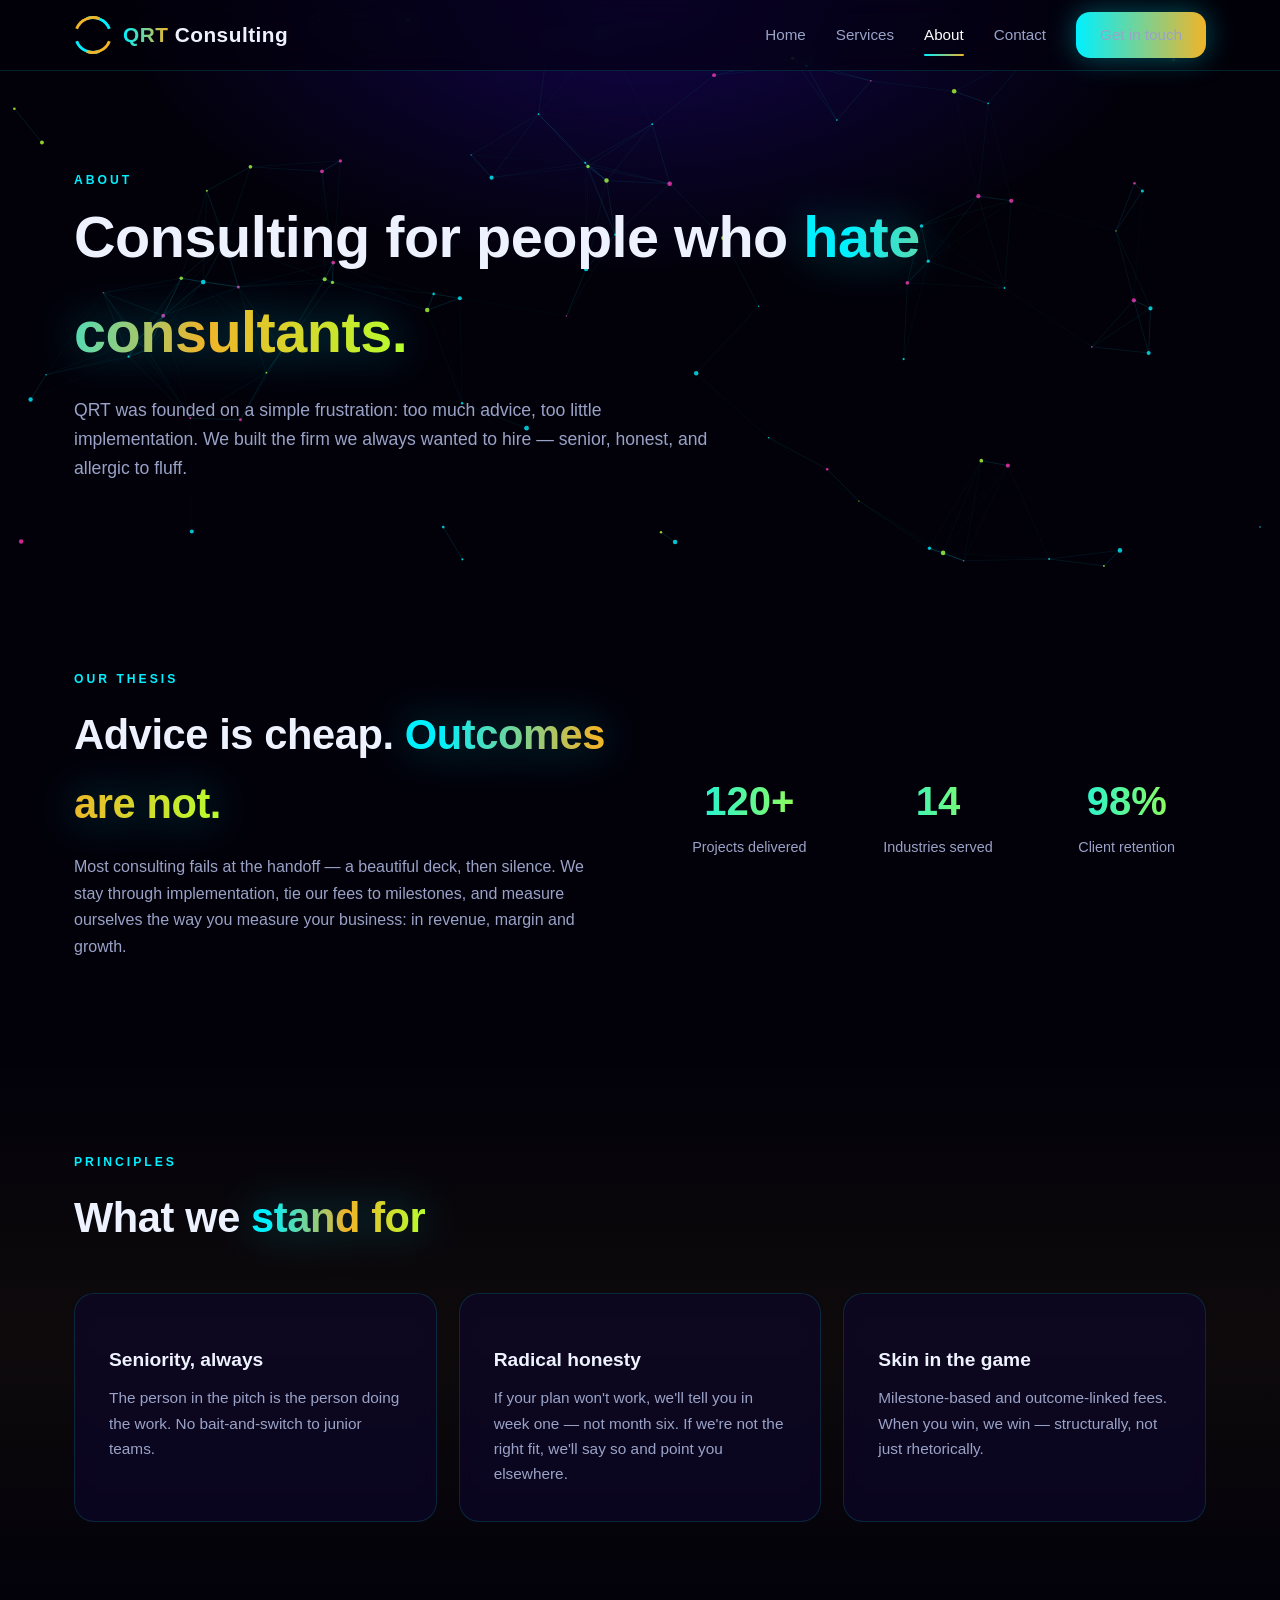
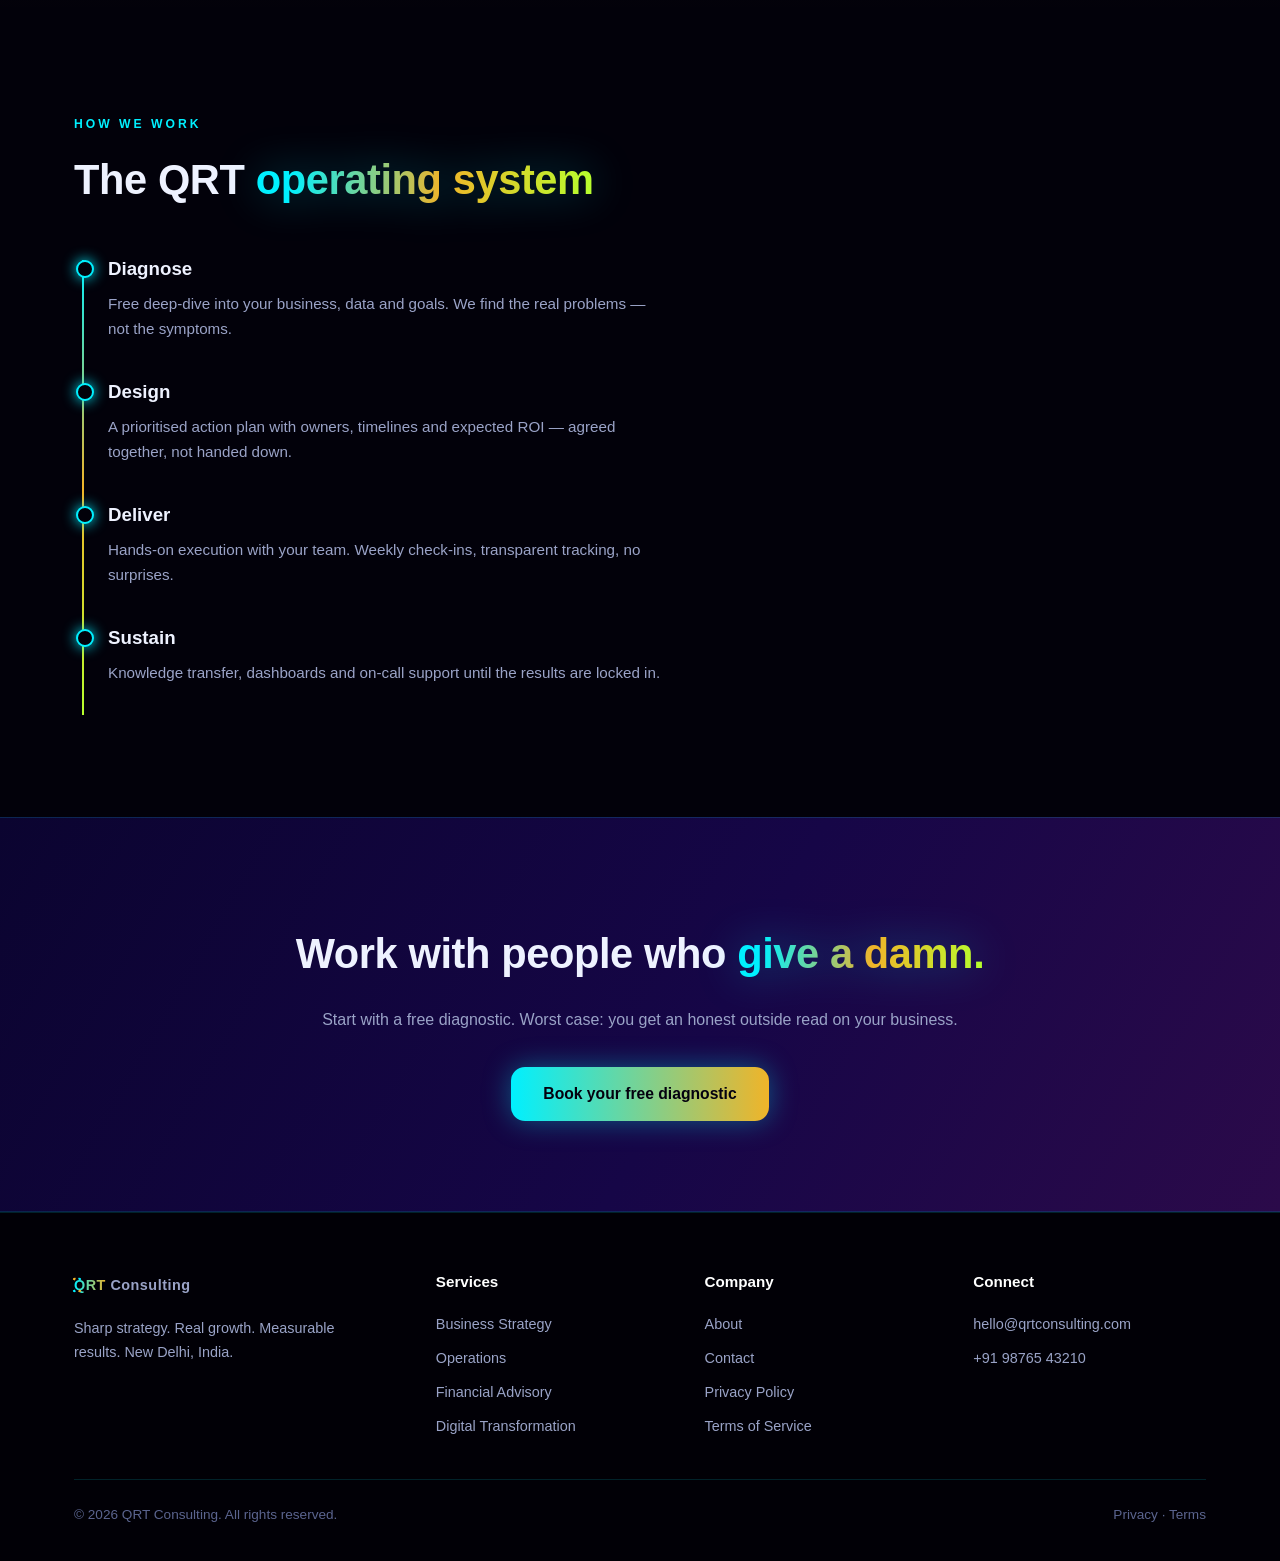
<file: about.html>
<!DOCTYPE html>
<html lang="en">
<head>
<meta charset="UTF-8"/>
<meta name="viewport" content="width=device-width, initial-scale=1.0"/>
<title>About — QRT Consulting</title>
<meta name="description" content="QRT Consulting: a senior-led strategy partner for startups, SMEs and enterprises."/>
<meta property="og:title" content="About — QRT Consulting"/>
<link rel="icon" href="data:image/svg+xml,<svg xmlns='http://www.w3.org/2000/svg' viewBox='0 0 100 100'><rect width='100' height='100' rx='20' fill='%230a1f44'/><text x='50' y='68' font-size='52' font-family='Arial' font-weight='bold' text-anchor='middle' fill='%23f0b429'>Q</text></svg>"/>
<link rel="stylesheet" href="css/style.css"/>
</head>
<body>

<header>
  <nav class="wrap">
    <a class="logo" href="index.html"><span class="logo-helix"></span><span><b>QRT</b>&nbsp;Consulting</span></a>
    <div class="links" id="navLinks">
      <a href="index.html">Home</a>
      <a href="services.html">Services</a>
      <a href="about.html">About</a>
      <a href="contact.html">Contact</a>
      <a href="contact.html" class="btn btn-glow" style="padding:10px 24px">Get in touch</a>
    </div>
    <button class="menu-btn" id="menuBtn">☰</button>
  </nav>
</header>

<div class="page-hero" style="position:relative">
  <canvas id="stars-canvas" class="webgl"></canvas>
  <div class="wrap" style="position:relative;z-index:2">
    <div class="kicker">About</div>
    <h1>Consulting for people who <span class="grad">hate consultants.</span></h1>
    <p>QRT was founded on a simple frustration: too much advice, too little implementation. We built the firm we always wanted to hire — senior, honest, and allergic to fluff.</p>
  </div>
</div>

<section>
  <div class="wrap split">
    <div class="reveal">
      <div class="kicker">Our thesis</div>
      <h2>Advice is cheap. <span class="grad">Outcomes are not.</span></h2>
      <p class="sub" style="margin-bottom:0">Most consulting fails at the handoff — a beautiful deck, then silence. We stay through implementation, tie our fees to milestones, and measure ourselves the way you measure your business: in revenue, margin and growth.</p>
    </div>
    <div class="reveal">
      <div class="stats" style="gap:30px">
        <div class="stat"><b data-count="120" data-suffix="+">0</b><span>Projects delivered</span></div>
        <div class="stat"><b data-count="14" data-suffix="">0</b><span>Industries served</span></div>
        <div class="stat"><b data-count="98" data-suffix="%">0</b><span>Client retention</span></div>
      </div>
    </div>
  </div>
</section>

<section style="background:linear-gradient(180deg,transparent,rgba(240,180,41,.05),transparent)">
  <div class="wrap">
    <div class="kicker reveal">Principles</div>
    <h2 class="reveal">What we <span class="grad">stand for</span></h2>
    <div class="grid" style="margin-top:40px">
      <div class="g-card reveal"><h3>Seniority, always</h3><p>The person in the pitch is the person doing the work. No bait-and-switch to junior teams.</p></div>
      <div class="g-card reveal"><h3>Radical honesty</h3><p>If your plan won't work, we'll tell you in week one — not month six. If we're not the right fit, we'll say so and point you elsewhere.</p></div>
      <div class="g-card reveal"><h3>Skin in the game</h3><p>Milestone-based and outcome-linked fees. When you win, we win — structurally, not just rhetorically.</p></div>
    </div>
  </div>
</section>

<section>
  <div class="wrap">
    <div class="kicker reveal">How we work</div>
    <h2 class="reveal">The QRT <span class="grad">operating system</span></h2>
    <div class="timeline" style="margin-top:40px">
      <div class="t-step reveal"><h3>Diagnose</h3><p>Free deep-dive into your business, data and goals. We find the real problems — not the symptoms.</p></div>
      <div class="t-step reveal"><h3>Design</h3><p>A prioritised action plan with owners, timelines and expected ROI — agreed together, not handed down.</p></div>
      <div class="t-step reveal"><h3>Deliver</h3><p>Hands-on execution with your team. Weekly check-ins, transparent tracking, no surprises.</p></div>
      <div class="t-step reveal"><h3>Sustain</h3><p>Knowledge transfer, dashboards and on-call support until the results are locked in.</p></div>
    </div>
  </div>
</section>

<div class="cta-band">
  <div class="wrap" style="padding:90px 24px">
    <h2 class="reveal">Work with people who <span class="grad">give a damn.</span></h2>
    <p class="sub reveal" style="margin:18px auto 34px;text-align:center">Start with a free diagnostic. Worst case: you get an honest outside read on your business.</p>
    <a href="contact.html" class="btn btn-glow reveal">Book your free diagnostic</a>
  </div>
</div>

<footer>
  <div class="wrap">
    <div class="foot-grid">
      <div>
        <a class="logo" href="index.html" style="margin-bottom:14px"><span class="logo-helix"></span><span><b>QRT</b>&nbsp;Consulting</span></a>
        <p style="color:var(--muted);font-size:.9rem;max-width:280px">Sharp strategy. Real growth. Measurable results. New Delhi, India.</p>
      </div>
      <div><h4>Services</h4><a href="services.html">Business Strategy</a><a href="services.html">Operations</a><a href="services.html">Financial Advisory</a><a href="services.html">Digital Transformation</a></div>
      <div><h4>Company</h4><a href="about.html">About</a><a href="contact.html">Contact</a><a href="privacy.html">Privacy Policy</a><a href="terms.html">Terms of Service</a></div>
      <div><h4>Connect</h4><a href="mailto:hello@qrtconsulting.com">hello@qrtconsulting.com</a><a href="contact.html">+91 98765 43210</a></div>
    </div>
    <div class="foot-bottom"><span>© 2026 QRT Consulting. All rights reserved.</span><span><a href="privacy.html">Privacy</a> · <a href="terms.html">Terms</a></span></div>
  </div>
</footer>

<script src="js/nav.js"></script>
<script src="js/stars.js"></script>
</body>
</html>
</file>
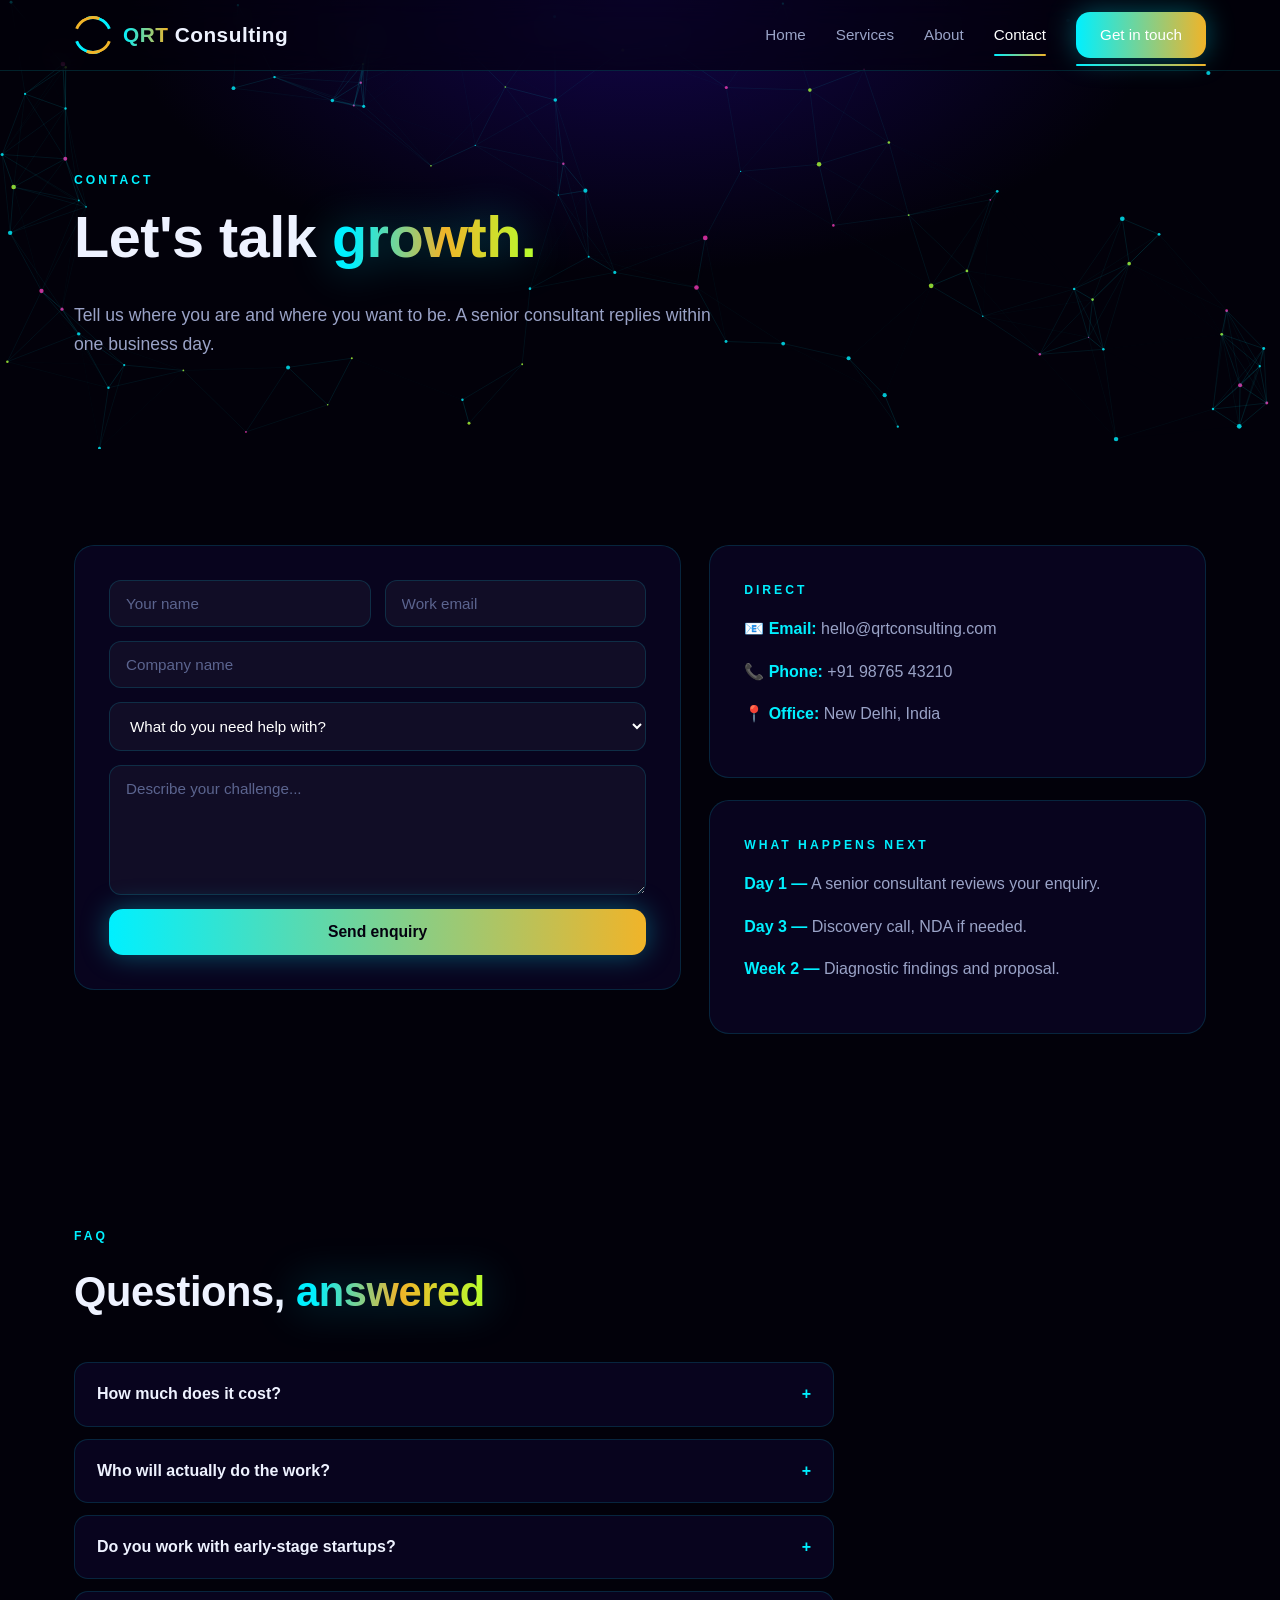
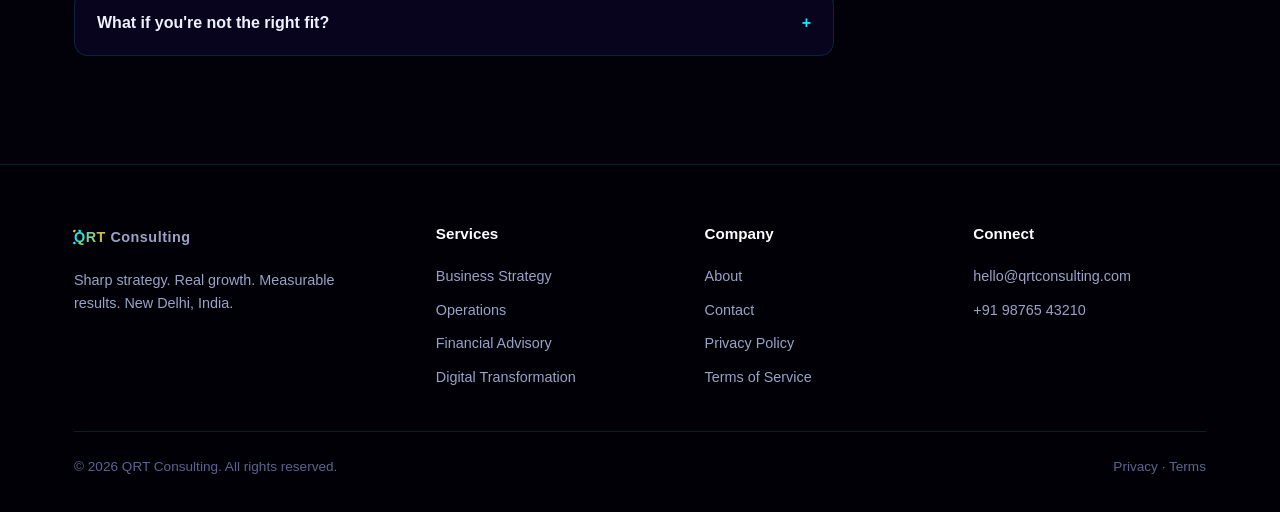
<file: contact.html>
<!DOCTYPE html>
<html lang="en">
<head>
<meta charset="UTF-8"/>
<meta name="viewport" content="width=device-width, initial-scale=1.0"/>
<title>Contact — QRT Consulting</title>
<meta name="description" content="Contact QRT Consulting for a free diagnostic of your business."/>
<meta property="og:title" content="Contact — QRT Consulting"/>
<link rel="icon" href="data:image/svg+xml,<svg xmlns='http://www.w3.org/2000/svg' viewBox='0 0 100 100'><rect width='100' height='100' rx='20' fill='%230a1f44'/><text x='50' y='68' font-size='52' font-family='Arial' font-weight='bold' text-anchor='middle' fill='%23f0b429'>Q</text></svg>"/>
<link rel="stylesheet" href="css/style.css"/>
</head>
<body>

<header>
  <nav class="wrap">
    <a class="logo" href="index.html"><span class="logo-helix"></span><span><b>QRT</b>&nbsp;Consulting</span></a>
    <div class="links" id="navLinks">
      <a href="index.html">Home</a>
      <a href="services.html">Services</a>
      <a href="about.html">About</a>
      <a href="contact.html">Contact</a>
      <a href="contact.html" class="btn btn-glow" style="padding:10px 24px">Get in touch</a>
    </div>
    <button class="menu-btn" id="menuBtn">☰</button>
  </nav>
</header>

<div class="page-hero" style="position:relative">
  <canvas id="stars-canvas" class="webgl"></canvas>
  <div class="wrap" style="position:relative;z-index:2">
    <div class="kicker">Contact</div>
    <h1>Let's talk <span class="grad">growth.</span></h1>
    <p>Tell us where you are and where you want to be. A senior consultant replies within one business day.</p>
  </div>
</div>

<section>
  <div class="wrap contact-grid">
    <form class="g-card reveal" id="contactForm">
      <div style="display:grid;grid-template-columns:1fr 1fr;gap:14px">
        <input type="text" placeholder="Your name" required/>
        <input type="email" placeholder="Work email" required/>
      </div>
      <input type="text" placeholder="Company name"/>
      <select required>
        <option value="" disabled selected>What do you need help with?</option>
        <option>Business strategy</option>
        <option>Operations & process</option>
        <option>Financial advisory / fundraising</option>
        <option>Digital transformation</option>
        <option>Go-to-market</option>
        <option>Leadership & org design</option>
        <option>Something else</option>
      </select>
      <textarea placeholder="Describe your challenge..." required></textarea>
      <button class="btn btn-glow" type="submit">Send enquiry</button>
      <p id="formMsg" style="display:none;color:#b6ff2e;font-weight:600">Thanks! We'll get back to you within one business day.</p>
    </form>
    <div class="reveal">
      <div class="info-card" style="margin-bottom:22px">
        <div class="kicker">Direct</div>
        <div class="info-row">📧 <b>Email:</b> hello@qrtconsulting.com</div>
        <div class="info-row">📞 <b>Phone:</b> +91 98765 43210</div>
        <div class="info-row">📍 <b>Office:</b> New Delhi, India</div>
      </div>
      <div class="info-card">
        <div class="kicker">What happens next</div>
        <div class="info-row"><b>Day 1 —</b> A senior consultant reviews your enquiry.</div>
        <div class="info-row"><b>Day 3 —</b> Discovery call, NDA if needed.</div>
        <div class="info-row"><b>Week 2 —</b> Diagnostic findings and proposal.</div>
      </div>
    </div>
  </div>
</section>

<section>
  <div class="wrap">
    <div class="kicker reveal">FAQ</div>
    <h2 class="reveal">Questions, <span class="grad">answered</span></h2>
    <div class="faq" style="margin-top:36px">
      <div class="faq-item reveal"><div class="faq-q">How much does it cost? <span>+</span></div><div class="faq-a">Sprints are fixed-price and quoted upfront after the diagnostic. Partner engagements are milestone-based. You'll never see an open-ended hourly meter.</div></div>
      <div class="faq-item reveal"><div class="faq-q">Who will actually do the work? <span>+</span></div><div class="faq-a">Senior consultants only — the people you meet in the first call. We don't hand off to junior teams.</div></div>
      <div class="faq-item reveal"><div class="faq-q">Do you work with early-stage startups? <span>+</span></div><div class="faq-a">Yes. A large share of our work is with seed to Series B startups, alongside SMEs and enterprises.</div></div>
      <div class="faq-item reveal"><div class="faq-q">What if you're not the right fit? <span>+</span></div><div class="faq-a">We'll tell you in the diagnostic itself — and point you toward someone better suited if we can.</div></div>
    </div>
  </div>
</section>

<footer>
  <div class="wrap">
    <div class="foot-grid">
      <div>
        <a class="logo" href="index.html" style="margin-bottom:14px"><span class="logo-helix"></span><span><b>QRT</b>&nbsp;Consulting</span></a>
        <p style="color:var(--muted);font-size:.9rem;max-width:280px">Sharp strategy. Real growth. Measurable results. New Delhi, India.</p>
      </div>
      <div><h4>Services</h4><a href="services.html">Business Strategy</a><a href="services.html">Operations</a><a href="services.html">Financial Advisory</a><a href="services.html">Digital Transformation</a></div>
      <div><h4>Company</h4><a href="about.html">About</a><a href="contact.html">Contact</a><a href="privacy.html">Privacy Policy</a><a href="terms.html">Terms of Service</a></div>
      <div><h4>Connect</h4><a href="mailto:hello@qrtconsulting.com">hello@qrtconsulting.com</a><a href="contact.html">+91 98765 43210</a></div>
    </div>
    <div class="foot-bottom"><span>© 2026 QRT Consulting. All rights reserved.</span><span><a href="privacy.html">Privacy</a> · <a href="terms.html">Terms</a></span></div>
  </div>
</footer>

<script src="js/nav.js"></script>
<script src="js/stars.js"></script>
</body>
</html>
</file>
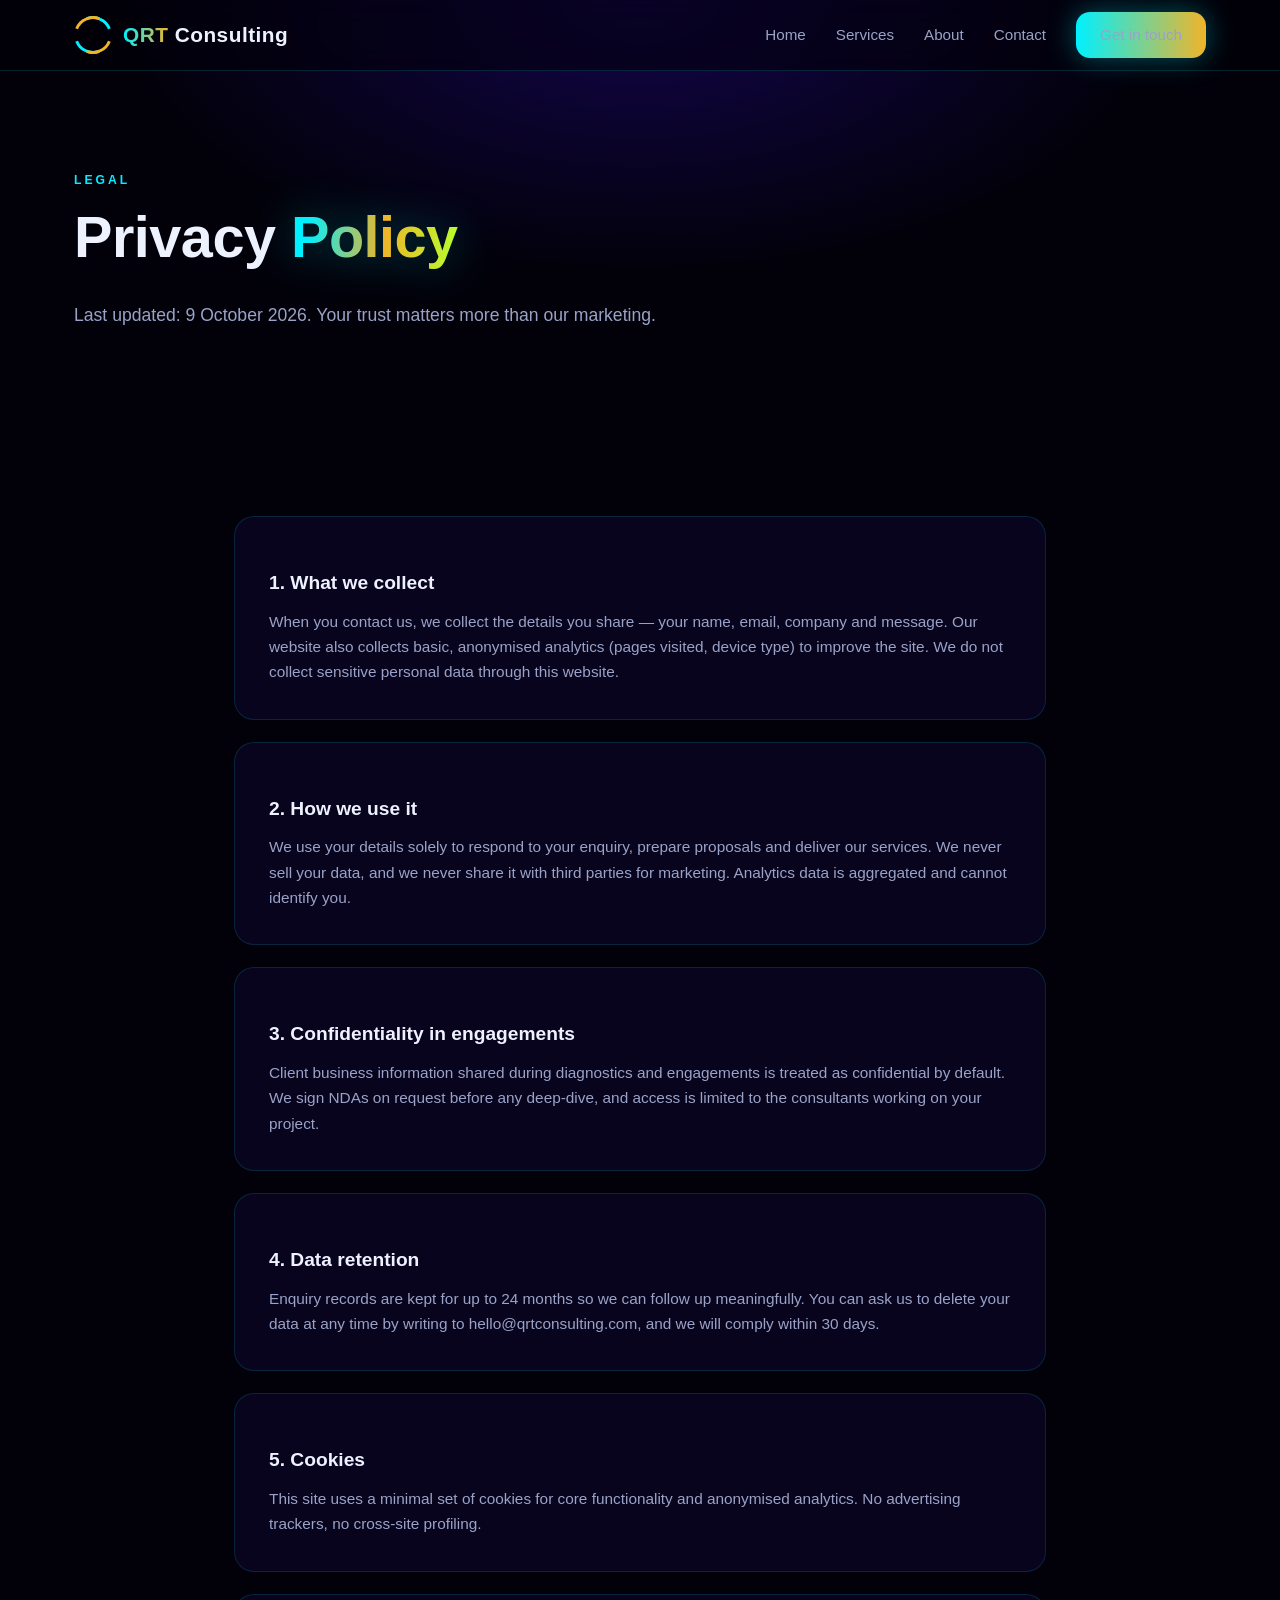
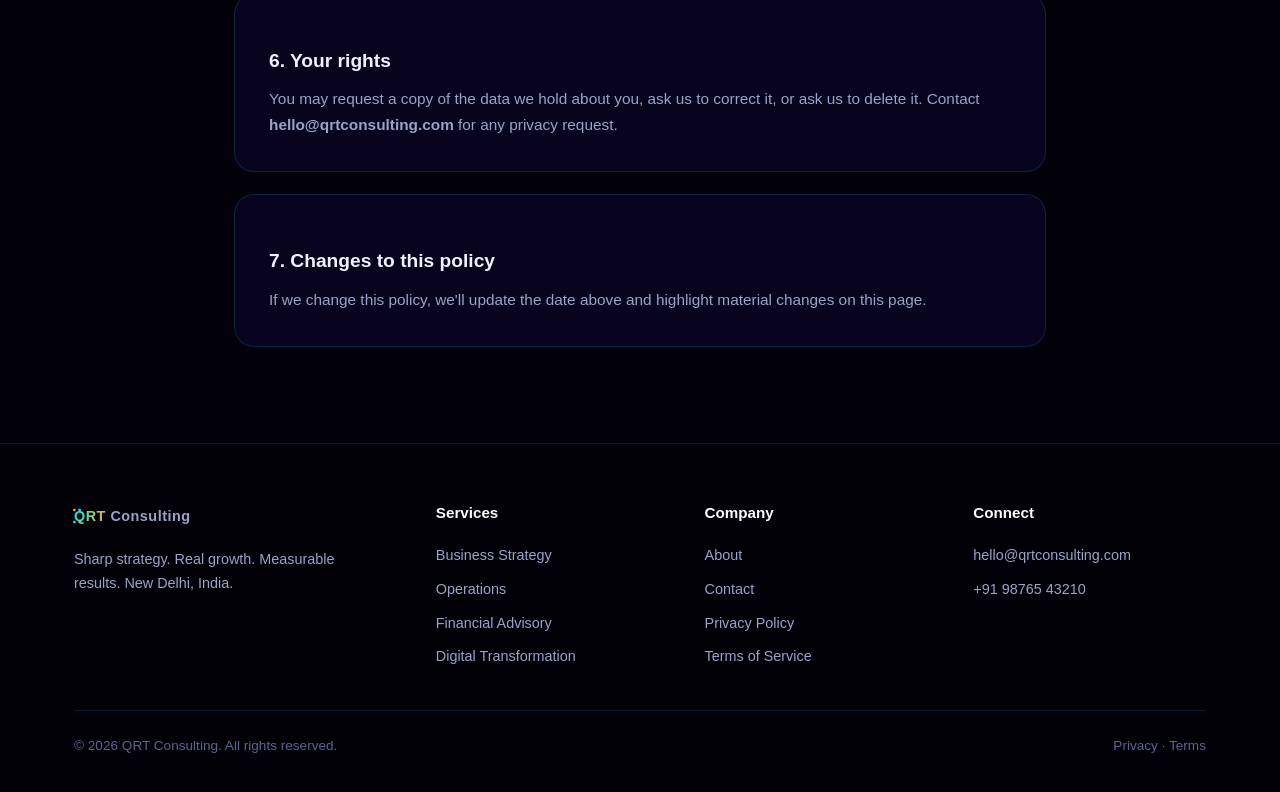
<file: privacy.html>
<!DOCTYPE html>
<html lang="en">
<head>
<meta charset="UTF-8"/>
<meta name="viewport" content="width=device-width, initial-scale=1.0"/>
<title>Privacy Policy — QRT Consulting</title>
<meta name="description" content="QRT Consulting privacy policy: how we collect, use and protect your information."/>
<link rel="icon" href="data:image/svg+xml,<svg xmlns='http://www.w3.org/2000/svg' viewBox='0 0 100 100'><rect width='100' height='100' rx='20' fill='%230a1f44'/><text x='50' y='68' font-size='52' font-family='Arial' font-weight='bold' text-anchor='middle' fill='%23f0b429'>Q</text></svg>"/>
<link rel="stylesheet" href="css/style.css"/>
</head>
<body>

<header>
  <nav class="wrap">
    <a class="logo" href="index.html"><span class="logo-helix"></span><span><b>QRT</b>&nbsp;Consulting</span></a>
    <div class="links" id="navLinks">
      <a href="index.html">Home</a>
      <a href="services.html">Services</a>
      <a href="about.html">About</a>
      <a href="contact.html">Contact</a>
      <a href="contact.html" class="btn btn-glow" style="padding:10px 24px">Get in touch</a>
    </div>
    <button class="menu-btn" id="menuBtn">☰</button>
  </nav>
</header>

<div class="page-hero">
  <div class="wrap">
    <div class="kicker">Legal</div>
    <h1>Privacy <span class="grad">Policy</span></h1>
    <p>Last updated: 9 October 2026. Your trust matters more than our marketing.</p>
  </div>
</div>

<section>
  <div class="wrap" style="max-width:860px">
    <div class="g-card reveal" style="margin-bottom:22px"><h3>1. What we collect</h3><p>When you contact us, we collect the details you share — your name, email, company and message. Our website also collects basic, anonymised analytics (pages visited, device type) to improve the site. We do not collect sensitive personal data through this website.</p></div>
    <div class="g-card reveal" style="margin-bottom:22px"><h3>2. How we use it</h3><p>We use your details solely to respond to your enquiry, prepare proposals and deliver our services. We never sell your data, and we never share it with third parties for marketing. Analytics data is aggregated and cannot identify you.</p></div>
    <div class="g-card reveal" style="margin-bottom:22px"><h3>3. Confidentiality in engagements</h3><p>Client business information shared during diagnostics and engagements is treated as confidential by default. We sign NDAs on request before any deep-dive, and access is limited to the consultants working on your project.</p></div>
    <div class="g-card reveal" style="margin-bottom:22px"><h3>4. Data retention</h3><p>Enquiry records are kept for up to 24 months so we can follow up meaningfully. You can ask us to delete your data at any time by writing to hello@qrtconsulting.com, and we will comply within 30 days.</p></div>
    <div class="g-card reveal" style="margin-bottom:22px"><h3>5. Cookies</h3><p>This site uses a minimal set of cookies for core functionality and anonymised analytics. No advertising trackers, no cross-site profiling.</p></div>
    <div class="g-card reveal" style="margin-bottom:22px"><h3>6. Your rights</h3><p>You may request a copy of the data we hold about you, ask us to correct it, or ask us to delete it. Contact <b>hello@qrtconsulting.com</b> for any privacy request.</p></div>
    <div class="g-card reveal"><h3>7. Changes to this policy</h3><p>If we change this policy, we'll update the date above and highlight material changes on this page.</p></div>
  </div>
</section>

<footer>
  <div class="wrap">
    <div class="foot-grid">
      <div>
        <a class="logo" href="index.html" style="margin-bottom:14px"><span class="logo-helix"></span><span><b>QRT</b>&nbsp;Consulting</span></a>
        <p style="color:var(--muted);font-size:.9rem;max-width:280px">Sharp strategy. Real growth. Measurable results. New Delhi, India.</p>
      </div>
      <div><h4>Services</h4><a href="services.html">Business Strategy</a><a href="services.html">Operations</a><a href="services.html">Financial Advisory</a><a href="services.html">Digital Transformation</a></div>
      <div><h4>Company</h4><a href="about.html">About</a><a href="contact.html">Contact</a><a href="privacy.html">Privacy Policy</a><a href="terms.html">Terms of Service</a></div>
      <div><h4>Connect</h4><a href="mailto:hello@qrtconsulting.com">hello@qrtconsulting.com</a><a href="contact.html">+91 98765 43210</a></div>
    </div>
    <div class="foot-bottom"><span>© 2026 QRT Consulting. All rights reserved.</span><span><a href="privacy.html">Privacy</a> · <a href="terms.html">Terms</a></span></div>
  </div>
</footer>

<script src="js/nav.js"></script>
</body>
</html>
</file>
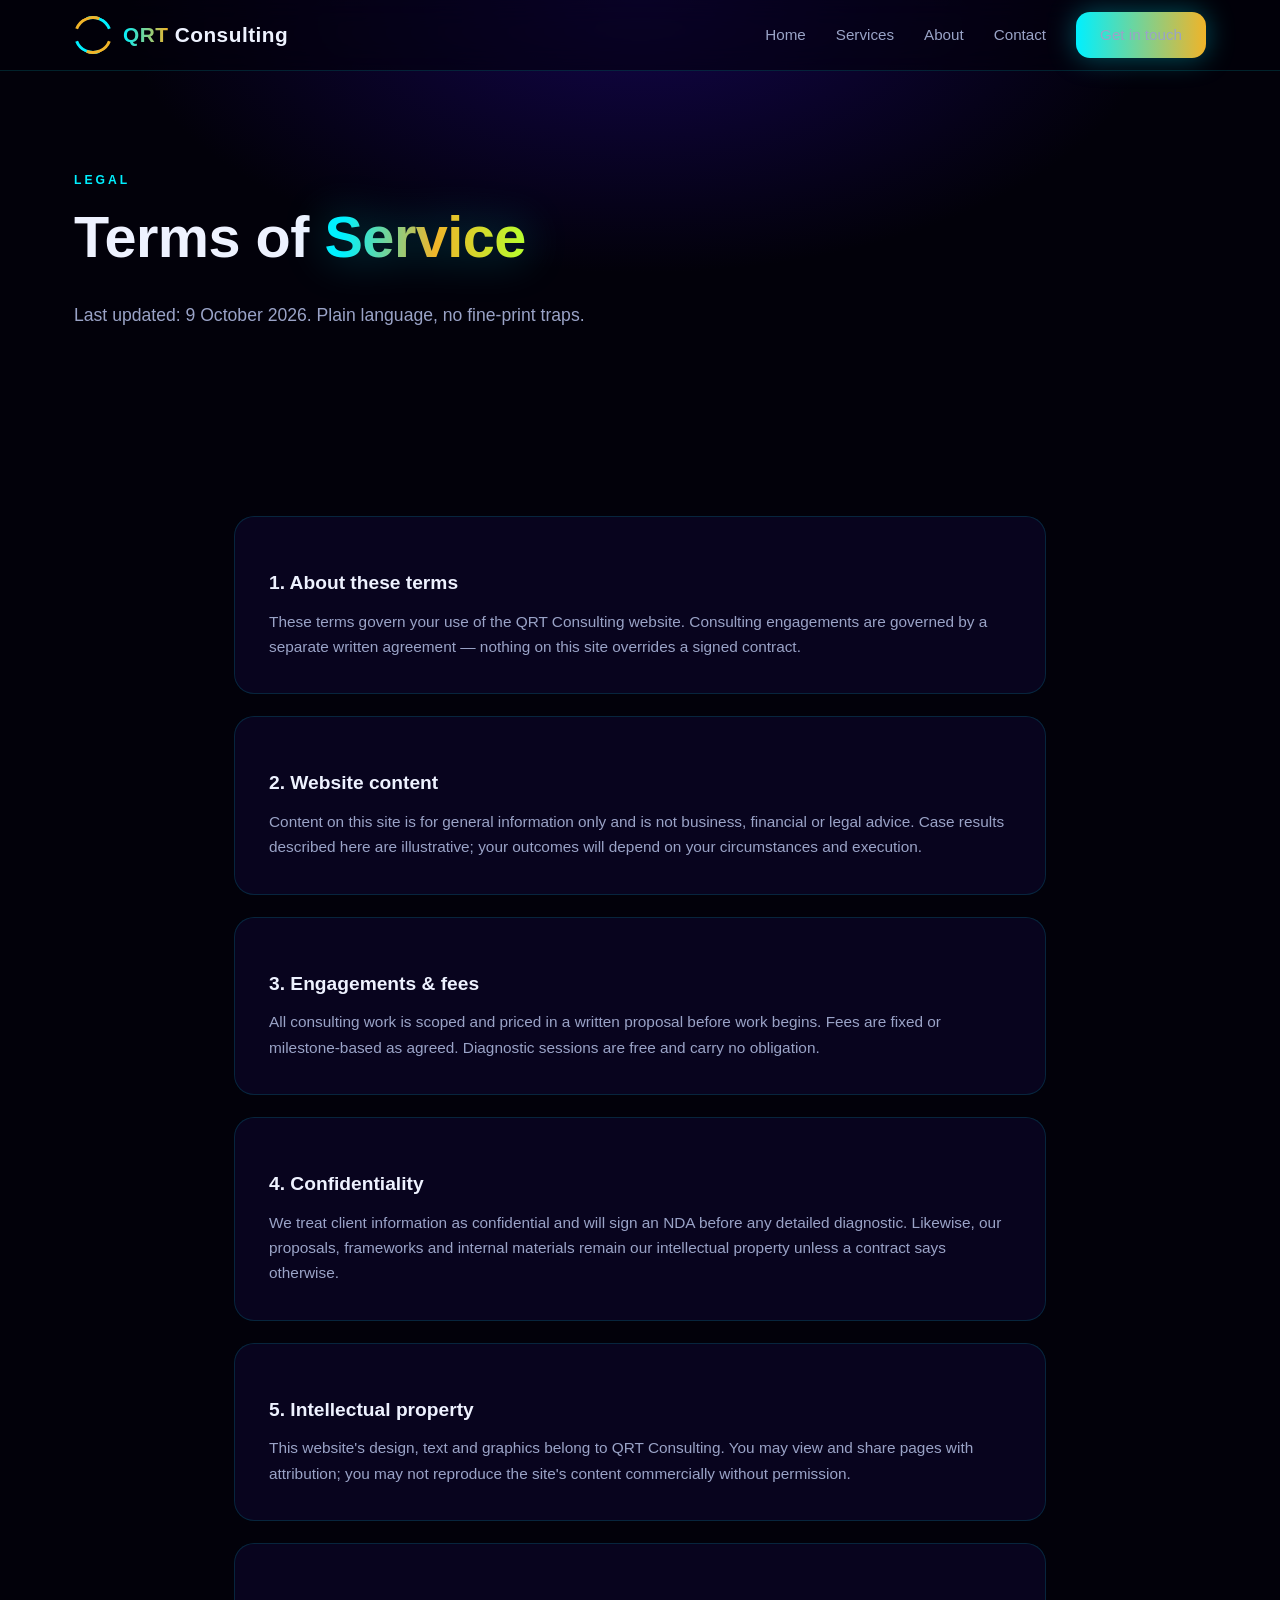
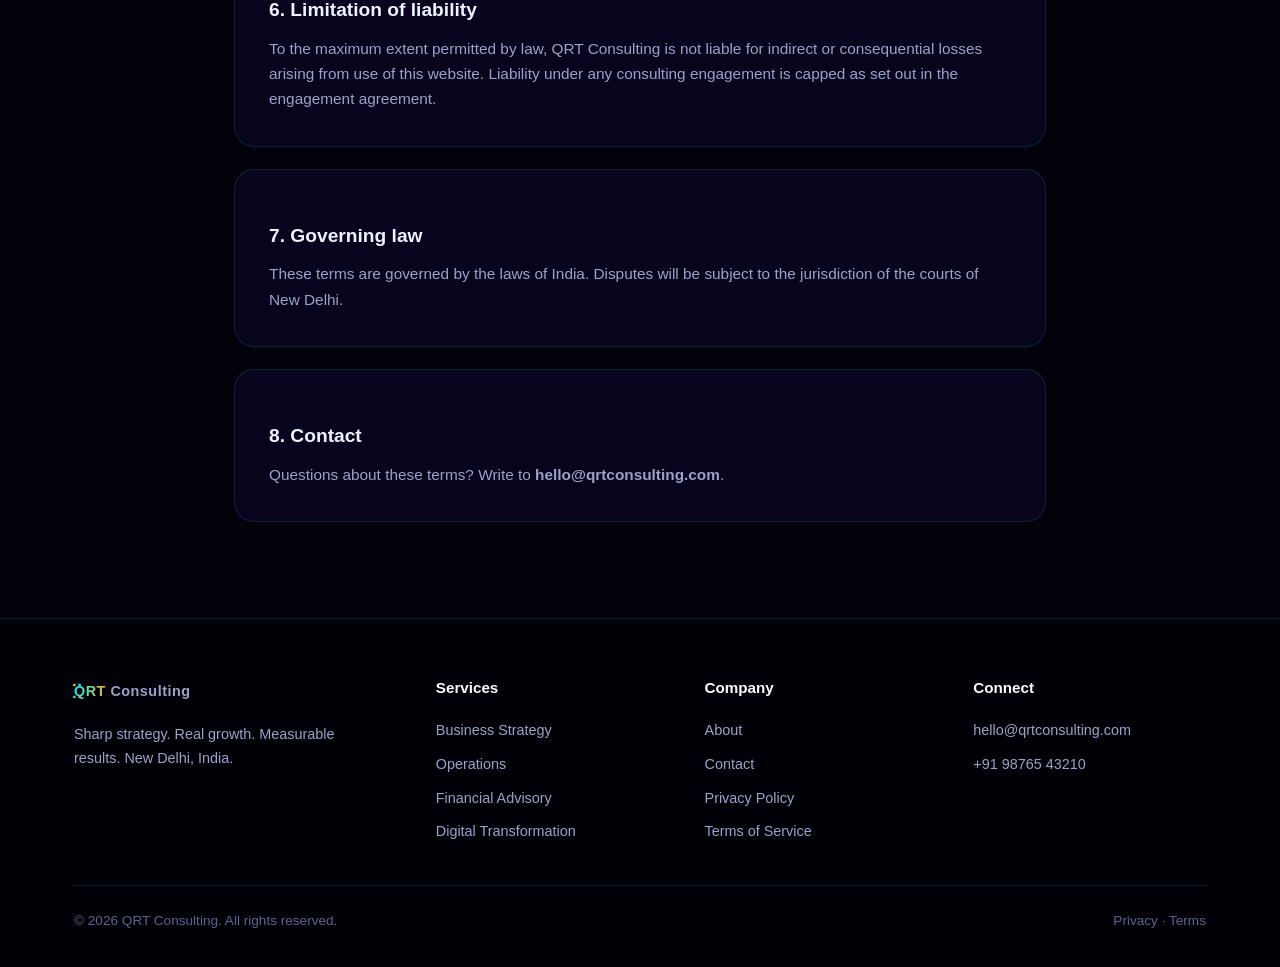
<file: terms.html>
<!DOCTYPE html>
<html lang="en">
<head>
<meta charset="UTF-8"/>
<meta name="viewport" content="width=device-width, initial-scale=1.0"/>
<title>Terms of Service — QRT Consulting</title>
<meta name="description" content="QRT Consulting terms of service for website use and consulting engagements."/>
<link rel="icon" href="data:image/svg+xml,<svg xmlns='http://www.w3.org/2000/svg' viewBox='0 0 100 100'><rect width='100' height='100' rx='20' fill='%230a1f44'/><text x='50' y='68' font-size='52' font-family='Arial' font-weight='bold' text-anchor='middle' fill='%23f0b429'>Q</text></svg>"/>
<link rel="stylesheet" href="css/style.css"/>
</head>
<body>

<header>
  <nav class="wrap">
    <a class="logo" href="index.html"><span class="logo-helix"></span><span><b>QRT</b>&nbsp;Consulting</span></a>
    <div class="links" id="navLinks">
      <a href="index.html">Home</a>
      <a href="services.html">Services</a>
      <a href="about.html">About</a>
      <a href="contact.html">Contact</a>
      <a href="contact.html" class="btn btn-glow" style="padding:10px 24px">Get in touch</a>
    </div>
    <button class="menu-btn" id="menuBtn">☰</button>
  </nav>
</header>

<div class="page-hero">
  <div class="wrap">
    <div class="kicker">Legal</div>
    <h1>Terms of <span class="grad">Service</span></h1>
    <p>Last updated: 9 October 2026. Plain language, no fine-print traps.</p>
  </div>
</div>

<section>
  <div class="wrap" style="max-width:860px">
    <div class="g-card reveal" style="margin-bottom:22px"><h3>1. About these terms</h3><p>These terms govern your use of the QRT Consulting website. Consulting engagements are governed by a separate written agreement — nothing on this site overrides a signed contract.</p></div>
    <div class="g-card reveal" style="margin-bottom:22px"><h3>2. Website content</h3><p>Content on this site is for general information only and is not business, financial or legal advice. Case results described here are illustrative; your outcomes will depend on your circumstances and execution.</p></div>
    <div class="g-card reveal" style="margin-bottom:22px"><h3>3. Engagements & fees</h3><p>All consulting work is scoped and priced in a written proposal before work begins. Fees are fixed or milestone-based as agreed. Diagnostic sessions are free and carry no obligation.</p></div>
    <div class="g-card reveal" style="margin-bottom:22px"><h3>4. Confidentiality</h3><p>We treat client information as confidential and will sign an NDA before any detailed diagnostic. Likewise, our proposals, frameworks and internal materials remain our intellectual property unless a contract says otherwise.</p></div>
    <div class="g-card reveal" style="margin-bottom:22px"><h3>5. Intellectual property</h3><p>This website's design, text and graphics belong to QRT Consulting. You may view and share pages with attribution; you may not reproduce the site's content commercially without permission.</p></div>
    <div class="g-card reveal" style="margin-bottom:22px"><h3>6. Limitation of liability</h3><p>To the maximum extent permitted by law, QRT Consulting is not liable for indirect or consequential losses arising from use of this website. Liability under any consulting engagement is capped as set out in the engagement agreement.</p></div>
    <div class="g-card reveal" style="margin-bottom:22px"><h3>7. Governing law</h3><p>These terms are governed by the laws of India. Disputes will be subject to the jurisdiction of the courts of New Delhi.</p></div>
    <div class="g-card reveal"><h3>8. Contact</h3><p>Questions about these terms? Write to <b>hello@qrtconsulting.com</b>.</p></div>
  </div>
</section>

<footer>
  <div class="wrap">
    <div class="foot-grid">
      <div>
        <a class="logo" href="index.html" style="margin-bottom:14px"><span class="logo-helix"></span><span><b>QRT</b>&nbsp;Consulting</span></a>
        <p style="color:var(--muted);font-size:.9rem;max-width:280px">Sharp strategy. Real growth. Measurable results. New Delhi, India.</p>
      </div>
      <div><h4>Services</h4><a href="services.html">Business Strategy</a><a href="services.html">Operations</a><a href="services.html">Financial Advisory</a><a href="services.html">Digital Transformation</a></div>
      <div><h4>Company</h4><a href="about.html">About</a><a href="contact.html">Contact</a><a href="privacy.html">Privacy Policy</a><a href="terms.html">Terms of Service</a></div>
      <div><h4>Connect</h4><a href="mailto:hello@qrtconsulting.com">hello@qrtconsulting.com</a><a href="contact.html">+91 98765 43210</a></div>
    </div>
    <div class="foot-bottom"><span>© 2026 QRT Consulting. All rights reserved.</span><span><a href="privacy.html">Privacy</a> · <a href="terms.html">Terms</a></span></div>
  </div>
</footer>

<script src="js/nav.js"></script>
</body>
</html>
</file>
<file: css/style.css>
/* HelixAI — Life Sciences, Decoded. Shared styles */
:root{
  --bg0:#02010a; --bg1:#070223; --bg2:#0b0430;
  --cyan:#00f0ff; --mag:#f0b429; --lime:#b6ff2e; --violet:#8b5cf6;
  --ink:#eef2ff; --muted:#9aa3c7; --line:rgba(0,240,255,.14);
  --card:rgba(13,8,45,.62);
}
*{margin:0;padding:0;box-sizing:border-box}
html{scroll-behavior:smooth}
body{background:var(--bg0);color:var(--ink);
  font-family:-apple-system,BlinkMacSystemFont,"Segoe UI",Roboto,Inter,Arial,sans-serif;
  line-height:1.65;overflow-x:hidden}
::selection{background:var(--mag);color:#fff}
a{color:inherit;text-decoration:none}
.wrap{max-width:1180px;margin:0 auto;padding:0 24px}
canvas.webgl{position:absolute;inset:0;width:100%;height:100%;display:block}

/* ---------- NAV ---------- */
header{position:fixed;top:0;left:0;right:0;z-index:60;
  background:rgba(2,1,10,.55);backdrop-filter:blur(14px);-webkit-backdrop-filter:blur(14px);
  border-bottom:1px solid var(--line)}
nav{display:flex;align-items:center;justify-content:space-between;height:70px}
.logo{display:flex;align-items:center;gap:11px;font-weight:800;font-size:1.3rem;letter-spacing:.5px}
.logo-helix{width:38px;height:38px;position:relative}
.logo-helix::before,.logo-helix::after{content:"";position:absolute;inset:0;border-radius:50%;
  border:3px solid transparent}
.logo-helix::before{border-top-color:var(--cyan);border-bottom-color:var(--cyan);transform:rotate(24deg)}
.logo-helix::after{border-top-color:var(--mag);border-bottom-color:var(--mag);transform:rotate(-24deg)}
.logo b{background:linear-gradient(90deg,var(--cyan),var(--mag));-webkit-background-clip:text;background-clip:text;color:transparent}
.links{display:flex;gap:30px;align-items:center}
.links a{font-weight:500;font-size:.95rem;color:var(--muted);transition:.2s;position:relative}
.links a:hover,.links a.active{color:#fff}
.links a.active::after{content:"";position:absolute;left:0;right:0;bottom:-8px;height:2px;
  background:linear-gradient(90deg,var(--cyan),var(--mag));border-radius:2px}
.menu-btn{display:none;background:none;border:1px solid var(--line);border-radius:10px;
  color:#fff;font-size:1.3rem;padding:6px 12px;cursor:pointer}

/* ---------- BUTTONS ---------- */
.btn{display:inline-block;padding:14px 32px;border-radius:14px;font-weight:700;font-size:.98rem;
  cursor:pointer;border:0;transition:.25s;position:relative}
.btn-glow{background:linear-gradient(90deg,var(--cyan),var(--mag));color:#04010f;
  box-shadow:0 0 28px rgba(0,240,255,.35)}
.btn-glow:hover{transform:translateY(-3px);box-shadow:0 0 44px rgba(240,180,41,.5)}
.btn-ghost{background:rgba(255,255,255,.04);color:#fff;border:1px solid var(--line)}
.btn-ghost:hover{border-color:var(--cyan);box-shadow:0 0 22px rgba(0,240,255,.25)}

/* ---------- HERO ---------- */
.hero{position:relative;min-height:100svh;display:flex;align-items:center;overflow:hidden;
  background:radial-gradient(1000px 600px at 70% 20%,#12054a 0%,var(--bg0) 60%)}
.hero-inner{position:relative;z-index:2;padding:140px 0 90px;max-width:1180px;margin:0 auto;width:100%}
.hero h1{font-size:clamp(2.6rem,6vw,4.6rem);line-height:1.06;letter-spacing:-1px;max-width:760px;font-weight:800}
.grad{background:linear-gradient(92deg,var(--cyan) 10%,var(--mag) 55%,var(--lime) 100%);
  -webkit-background-clip:text;background-clip:text;color:transparent;
  filter:drop-shadow(0 0 22px rgba(0,240,255,.35))}
.hero p.lead{margin:24px 0 36px;font-size:1.18rem;color:var(--muted);max-width:620px}
.hero-ctas{display:flex;gap:16px;flex-wrap:wrap}
.hero-badge{display:inline-flex;align-items:center;gap:10px;padding:8px 18px;border-radius:999px;
  border:1px solid var(--line);background:rgba(0,240,255,.06);font-size:.82rem;letter-spacing:2px;
  text-transform:uppercase;color:var(--cyan);margin-bottom:26px}
.hero-badge .dot{width:8px;height:8px;border-radius:50%;background:var(--lime);
  box-shadow:0 0 12px var(--lime);animation:pulse 2s infinite}
@keyframes pulse{50%{opacity:.35}}
.scroll-hint{position:absolute;bottom:26px;left:50%;transform:translateX(-50%);color:var(--muted);
  font-size:.8rem;letter-spacing:3px;text-transform:uppercase;z-index:2;animation:bob 2.4s infinite}
@keyframes bob{50%{transform:translate(-50%,8px)}}

/* page hero (inner pages) */
.page-hero{position:relative;padding:170px 0 90px;overflow:hidden;
  background:radial-gradient(800px 420px at 50% 0%,#12054a 0%,var(--bg0) 65%)}
.page-hero h1{font-size:clamp(2.2rem,5vw,3.6rem);letter-spacing:-.5px}
.page-hero p{color:var(--muted);max-width:640px;margin-top:16px;font-size:1.1rem}

/* ---------- SECTIONS ---------- */
section{padding:96px 0;position:relative}
.kicker{color:var(--cyan);font-weight:700;letter-spacing:3px;text-transform:uppercase;font-size:.76rem}
h2{font-size:clamp(1.8rem,3.6vw,2.6rem);margin:12px 0 16px;letter-spacing:-.4px}
.sub{color:var(--muted);max-width:660px;margin-bottom:52px}
.grid{display:grid;grid-template-columns:repeat(auto-fit,minmax(290px,1fr));gap:22px}
.g-card{background:var(--card);border:1px solid var(--line);border-radius:20px;padding:34px;
  backdrop-filter:blur(8px);transition:.28s;position:relative;overflow:hidden}
.g-card::before{content:"";position:absolute;inset:0;border-radius:20px;padding:1px;
  background:linear-gradient(135deg,rgba(0,240,255,.5),transparent 40%,transparent 60%,rgba(240,180,41,.5));
  -webkit-mask:linear-gradient(#fff 0 0) content-box,linear-gradient(#fff 0 0);
  -webkit-mask-composite:xor;mask-composite:exclude;opacity:0;transition:.28s;pointer-events:none}
.g-card:hover{transform:translateY(-8px)}
.g-card:hover::before{opacity:1}
.g-card h3{margin:16px 0 10px;font-size:1.2rem}
.g-card p{color:var(--muted);font-size:.96rem}
.icon3d{width:58px;height:58px;border-radius:16px;display:grid;place-items:center;font-size:1.6rem;
  background:linear-gradient(135deg,rgba(0,240,255,.16),rgba(240,180,41,.16));
  border:1px solid var(--line);box-shadow:0 0 24px rgba(0,240,255,.18)}

/* stats */
.stats-band{border-top:1px solid var(--line);border-bottom:1px solid var(--line);
  background:linear-gradient(180deg,rgba(0,240,255,.04),transparent)}
.stats{display:flex;gap:20px;justify-content:space-between;flex-wrap:wrap;padding:8px 0}
.stat{text-align:center;flex:1;min-width:150px}
.stat b{font-size:2.5rem;background:linear-gradient(90deg,var(--cyan),var(--lime));
  -webkit-background-clip:text;background-clip:text;color:transparent;display:block}
.stat span{color:var(--muted);font-size:.9rem}

/* split */
.split{display:grid;grid-template-columns:1fr 1fr;gap:60px;align-items:center}
.checks{list-style:none;margin-top:24px}
.checks li{padding:10px 0 10px 36px;position:relative}
.checks li::before{content:"◆";position:absolute;left:0;color:var(--cyan);text-shadow:0 0 10px var(--cyan)}

/* timeline */
.timeline{position:relative;margin-top:10px;padding-left:34px}
.timeline::before{content:"";position:absolute;left:8px;top:6px;bottom:6px;width:2px;
  background:linear-gradient(var(--cyan),var(--mag),var(--lime))}
.t-step{position:relative;padding:0 0 36px}
.t-step::before{content:"";position:absolute;left:-32px;top:6px;width:14px;height:14px;border-radius:50%;
  background:var(--bg0);border:2px solid var(--cyan);box-shadow:0 0 14px var(--cyan)}
.t-step h3{margin-bottom:6px}
.t-step p{color:var(--muted);font-size:.95rem;max-width:560px}

/* team */
.team{display:grid;grid-template-columns:repeat(auto-fit,minmax(220px,1fr));gap:22px}
.member{background:var(--card);border:1px solid var(--line);border-radius:20px;padding:30px;text-align:center;transition:.25s}
.member:hover{transform:translateY(-6px);border-color:var(--mag)}
.avatar{width:84px;height:84px;border-radius:50%;margin:0 auto 16px;display:grid;place-items:center;
  font-size:1.8rem;font-weight:800;color:#04010f;
  background:linear-gradient(135deg,var(--cyan),var(--violet));box-shadow:0 0 30px rgba(0,240,255,.35)}
.member small{color:var(--muted)}

/* contact */
.contact-grid{display:grid;grid-template-columns:1.1fr .9fr;gap:28px;align-items:start}
form.g-card{display:flex;flex-direction:column;gap:14px}
input,textarea,select{padding:14px 16px;border-radius:12px;border:1px solid var(--line);
  background:rgba(255,255,255,.04);color:#fff;font-size:.95rem;font-family:inherit;width:100%}
input:focus,textarea:focus,select:focus{outline:none;border-color:var(--cyan);box-shadow:0 0 16px rgba(0,240,255,.25)}
textarea{min-height:130px;resize:vertical}
input::placeholder,textarea::placeholder{color:#5b648f}
.info-card{background:var(--card);border:1px solid var(--line);border-radius:20px;padding:34px}
.info-row{margin:16px 0;color:var(--muted)}
.info-row b{color:var(--cyan)}

/* faq */
.faq{max-width:760px}
.faq-item{border:1px solid var(--line);border-radius:14px;margin-bottom:12px;background:var(--card);overflow:hidden}
.faq-q{padding:18px 22px;cursor:pointer;font-weight:600;display:flex;justify-content:space-between;align-items:center}
.faq-q span:last-child{color:var(--cyan)}
.faq-a{padding:0 22px;max-height:0;overflow:hidden;transition:.3s;color:var(--muted)}
.faq-item.open .faq-a{padding:0 22px 20px;max-height:300px}

/* cta band */
.cta-band{background:linear-gradient(120deg,#0b0430,#160647 55%,#2b0a4a);border-top:1px solid var(--line);
  border-bottom:1px solid var(--line);text-align:center}
.cta-band h2{max-width:700px;margin-left:auto;margin-right:auto}

/* footer */
footer{border-top:1px solid var(--line);padding:56px 0 34px;background:#010006}
.foot-grid{display:grid;grid-template-columns:1.4fr 1fr 1fr 1fr;gap:36px;margin-bottom:36px}
.foot-grid h4{margin-bottom:14px;color:#fff;font-size:.95rem}
.foot-grid a{display:block;color:var(--muted);font-size:.9rem;padding:5px 0}
.foot-grid a:hover{color:var(--cyan)}
.foot-bottom{border-top:1px solid var(--line);padding-top:24px;display:flex;justify-content:space-between;
  color:#5b648f;font-size:.85rem;flex-wrap:wrap;gap:10px}

/* reveal on scroll */
.reveal{opacity:0;transform:translateY(28px);transition:opacity .7s ease,transform .7s ease}
.reveal.in{opacity:1;transform:none}

@media(max-width:860px){
  .links{display:none;position:absolute;top:70px;left:0;right:0;background:rgba(2,1,10,.97);
    flex-direction:column;padding:24px;gap:20px;border-bottom:1px solid var(--line)}
  .links.open{display:flex}
  .menu-btn{display:block}
  .split,.contact-grid{grid-template-columns:1fr}
  .foot-grid{grid-template-columns:1fr 1fr}
  section{padding:70px 0}
  .hero-inner{padding:130px 0 70px}
}
</file>
